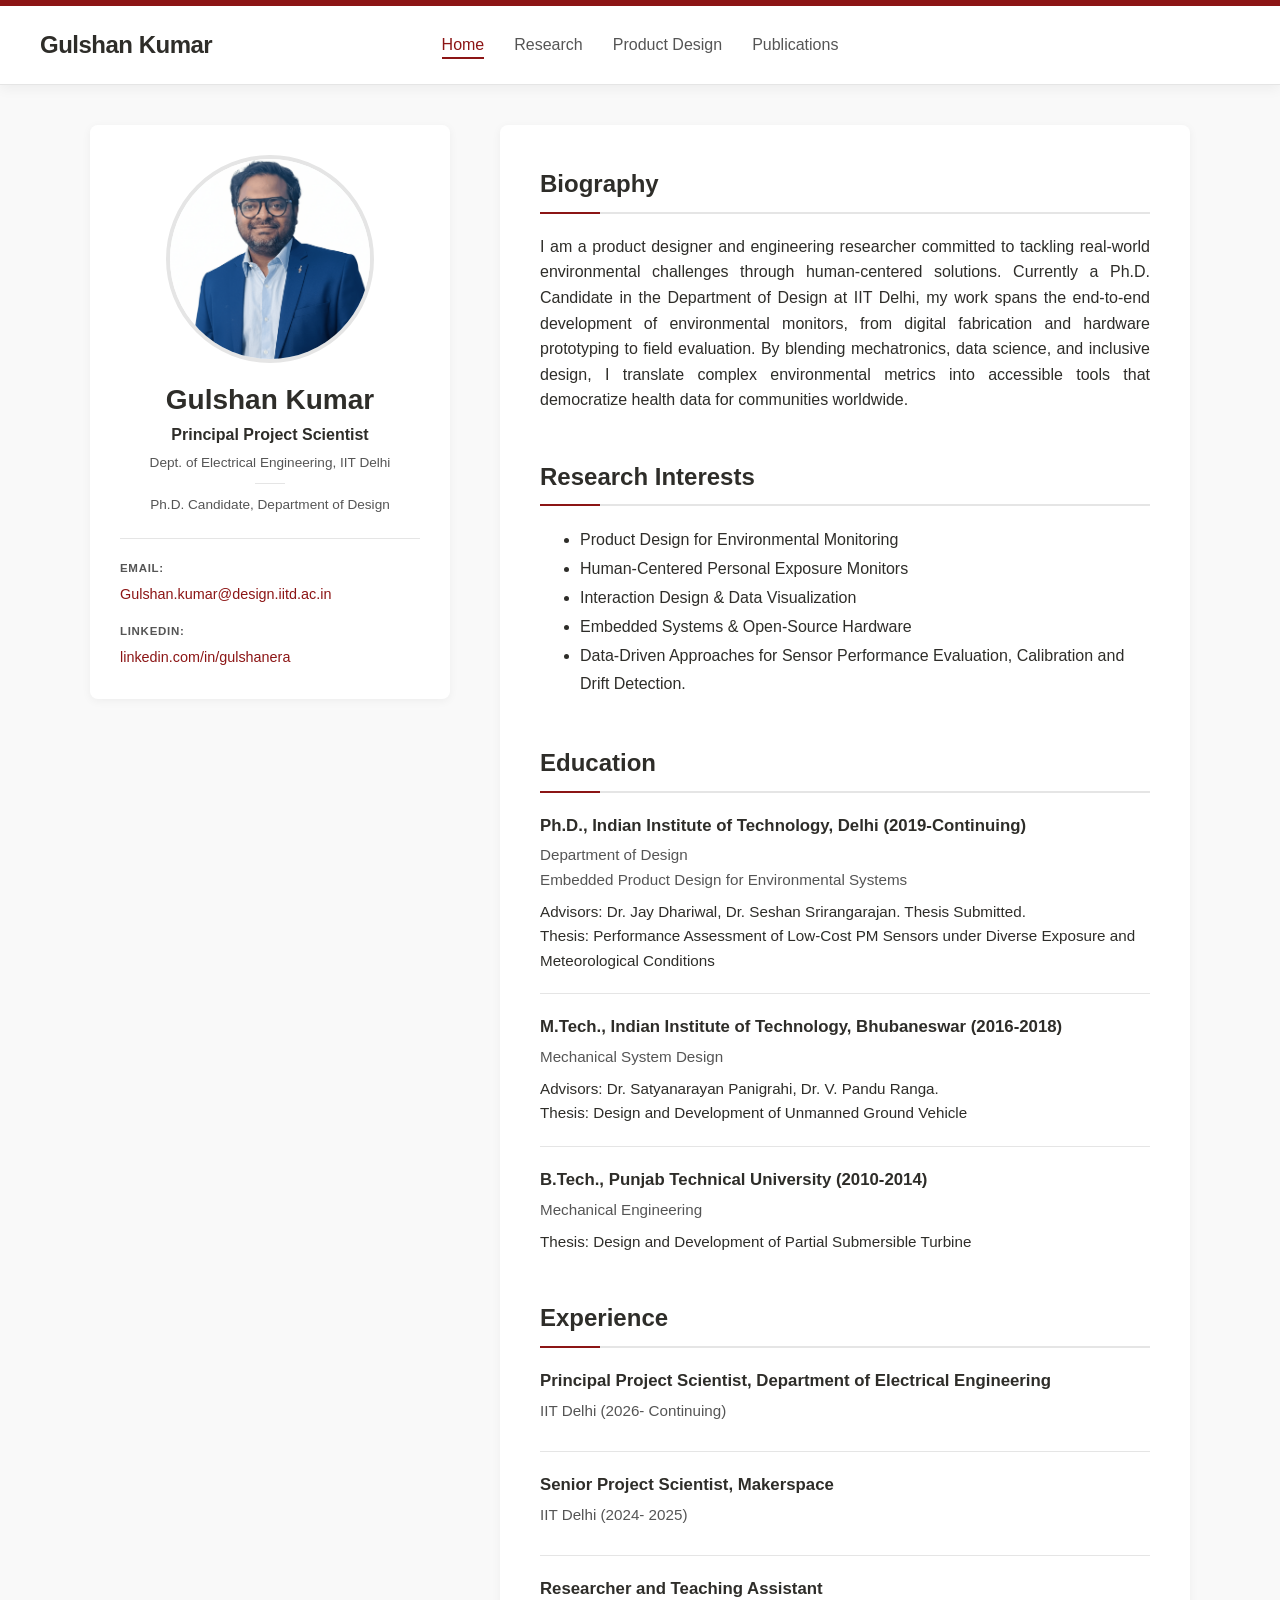
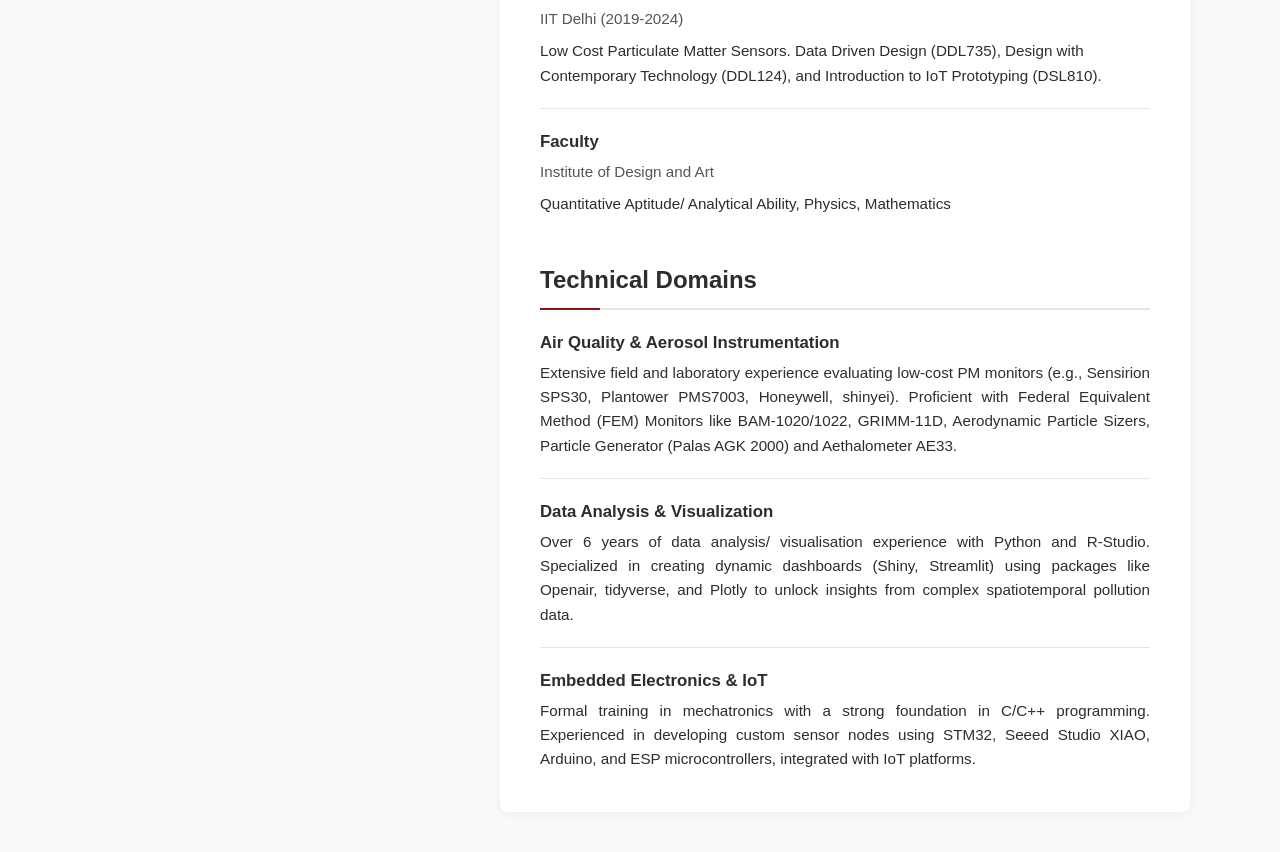
<file: index.html>
<!DOCTYPE html>
<html lang="en">
<head>
    <meta charset="UTF-8">
    <meta name="viewport" content="width=device-width, initial-scale=1.0">
    <title>Gulshan Kumar</title>
    <style>
        /* Base Styles */
        :root {
            --primary-color: #8C1515;
            --text-main: #2e2d29;
            --text-muted: #555555;
            --bg-color: #f9f9f9;
            --border-color: #e5e5e5;
        }

        body {
            font-family: -apple-system, BlinkMacSystemFont, "Segoe UI", Roboto, "Helvetica Neue", Arial, sans-serif;
            line-height: 1.6;
            color: var(--text-main);
            background-color: var(--bg-color);
            margin: 0;
            padding: 0;
        }

        h1, h2, h3 { font-weight: 600; margin-top: 0; }
        a { color: var(--primary-color); text-decoration: none; }
        a:hover { text-decoration: underline; }

        /* Top Navigation Header - Centered Layout */
        .site-header {
            background-color: #ffffff;
            border-top: 6px solid var(--primary-color);
            border-bottom: 1px solid var(--border-color);
            padding: 20px 40px;
            
            /* Grid layout allows perfect centering of the nav */
            display: grid;
            grid-template-columns: 1fr auto 1fr;
            align-items: center;
            
            box-shadow: 0 4px 12px rgba(0,0,0,0.05);
            position: sticky;
            top: 0;
            z-index: 1000; 
        }

        .site-title {
            grid-column: 1;
            justify-self: start;
            font-size: 1.5rem;
            font-weight: 700;
            color: var(--text-main);
            text-decoration: none;
            letter-spacing: -0.5px;
        }

        .site-title:hover { text-decoration: none; color: var(--primary-color); }

        .site-nav {
            grid-column: 2;
            justify-self: center;
            display: flex;
            gap: 30px;
            list-style: none;
            margin: 0;
            padding: 0;
        }

        .site-nav a {
            color: var(--text-muted);
            font-weight: 500;
            text-decoration: none;
            font-size: 1rem;
            transition: color 0.2s ease;
            padding-bottom: 4px;
        }

        .site-nav a:hover, .site-nav a.active {
            color: var(--primary-color);
            text-decoration: none;
            border-bottom: 2px solid var(--primary-color);
        }

        /* Layout Container */
        .container {
            max-width: 1100px;
            margin: 40px auto;
            padding: 0 20px;
            display: flex;
            gap: 50px;
            align-items: flex-start;
        }

        /* Left Sidebar (Profile Info) */
        .profile-sidebar {
            flex: 0 0 300px;
            background: #fff;
            padding: 30px;
            border-radius: 8px;
            box-shadow: 0 2px 10px rgba(0,0,0,0.05);
            position: sticky;
            top: 120px; 
        }

        .profile-image {
            width: 200px;
            height: 200px;
            border-radius: 50%;
            object-fit: cover;
            margin: 0 auto 20px;
            display: block;
            border: 4px solid var(--border-color);
        }

        .profile-name {
            font-size: 1.75rem;
            text-align: center;
            margin-bottom: 5px;
            color: var(--text-main);
            line-height: 1.2;
        }

        .profile-title {
            text-align: center;
            margin-bottom: 22px;
        }

        .profile-title .role-primary {
            font-size: 1rem;
            font-weight: 600;
            color: var(--text-main);
            display: block;
        }

        .profile-title .role-secondary {
            font-size: 0.85rem;
            font-weight: 400;
            color: var(--text-muted);
            display: block;
            margin-top: 4px;
        }

        .profile-title .role-divider {
            width: 30px;
            height: 1px;
            background-color: var(--border-color);
            margin: 10px auto;
        }

        .contact-info {
            border-top: 1px solid var(--border-color);
            padding-top: 20px;
            margin-top: 20px;
            word-break: break-word;
        }

        .contact-item {
            margin-bottom: 16px;
        }

        .contact-item:last-child { margin-bottom: 0; }

        .contact-label {
            display: block;
            font-size: 0.72rem;
            font-weight: 600;
            letter-spacing: 0.06em;
            text-transform: uppercase;
            color: var(--text-muted);
            margin-bottom: 3px;
        }

        .contact-item a {
            font-size: 0.9rem;
            font-weight: 500;
        }

        /* Right Content Area */
        .profile-content {
            flex: 1;
            background: #fff;
            padding: 40px;
            border-radius: 8px;
            box-shadow: 0 2px 10px rgba(0,0,0,0.05);
        }

        .section { margin-bottom: 45px; }
        .section:last-child { margin-bottom: 0; }

        .section-title {
            font-size: 1.5rem;
            color: var(--text-main);
            border-bottom: 2px solid var(--border-color);
            padding-bottom: 8px;
            margin-bottom: 20px;
            position: relative;
        }
        
        .section-title::after {
            content: '';
            position: absolute;
            bottom: -2px;
            left: 0;
            width: 60px;
            height: 2px;
            background-color: var(--primary-color);
        }

        .item-list { list-style: none; padding: 0; margin: 0; }
        
        .item-entry {
            margin-bottom: 20px;
            padding-bottom: 20px;
            border-bottom: 1px solid var(--border-color);
        }
        
        .item-entry:last-child { border-bottom: none; margin-bottom: 0; padding-bottom: 0; }
        .item-title { font-weight: 600; font-size: 1.05rem; margin-bottom: 4px; color: var(--text-main); }
        .item-meta { color: var(--text-muted); font-size: 0.95rem; margin-bottom: 8px; }
        .item-desc { font-size: 0.95rem; margin: 0; }

        /* Responsive Design */
        @media (max-width: 850px) {
            .site-header {
                display: flex;
                flex-direction: column;
                gap: 15px;
                padding: 20px;
            }
            .site-nav { flex-wrap: wrap; justify-content: center; gap: 15px; }
            .container { flex-direction: column; align-items: center; margin-top: 20px; }
            .profile-sidebar { flex: none; width: 100%; max-width: 500px; position: static; box-sizing: border-box; }
            .profile-content { width: 100%; box-sizing: border-box; padding: 25px; }
        }
    </style>
</head>
<body>

    <header class="site-header">
        <a href="index.html" class="site-title">Gulshan Kumar</a>
        
        <ul class="site-nav">
            <li><a href="index.html" class="active">Home</a></li>
            <li><a href="research.html">Research</a></li>
            <li><a href="design.html">Product Design</a></li>
            <li><a href="publications.html">Publications</a></li>
        </ul>
    </header>

    <div class="container">
        <aside class="profile-sidebar">
            <img src="assets/image/gulshan_DP.png" alt="Gulshan Kumar" class="profile-image">
            
            <h1 class="profile-name">Gulshan Kumar</h1>
            <div class="profile-title">
                <span class="role-primary">Principal Project Scientist</span>
                <span class="role-secondary">Dept. of Electrical Engineering, IIT Delhi</span>
                <div class="role-divider"></div>
                <span class="role-secondary">Ph.D. Candidate, Department of Design</span>
            </div>
            
            <div class="contact-info">
                <div class="contact-item">
                    <span class="contact-label">Email:</span>
                    <span><a href="mailto:Gulshan.kumar@design.iitd.ac.in">Gulshan.kumar@design.iitd.ac.in</a></span>
                </div>
                <div class="contact-item">
                    <span class="contact-label">LinkedIn:</span>
                    <span><a href="https://www.linkedin.com/in/gulshanera" target="_blank" rel="noopener noreferrer">linkedin.com/in/gulshanera</a></span>
                </div>
            </div>
        </aside>

        <main class="profile-content">
            
            <section class="section">
                <h2 class="section-title">Biography</h2>
                <p style="text-align: justify;">I am a product designer and engineering researcher committed to tackling real-world environmental challenges through human-centered solutions. Currently a Ph.D. Candidate in the Department of Design at IIT Delhi, my work spans the end-to-end development of environmental monitors, from digital fabrication and hardware prototyping to field evaluation. By blending mechatronics, data science, and inclusive design, I translate complex environmental metrics into accessible tools that democratize health data for communities worldwide.</p>
                <!-- <p style="text-align: justify;">Currently a Ph.D. Candidate in the Department of Design at IIT Delhi, my primary focus revolves around designing and creating affordable solutions for air pollution monitors tailored to diverse weather conditions.</p> -->
            </section>

            <section class="section">
                <h2 class="section-title">Research Interests</h2>
                <ul style="line-height: 1.8;">
                    <li>Product Design for Environmental Monitoring </li>
                    <li>Human-Centered Personal Exposure Monitors</li>
                    <li>Interaction Design & Data Visualization </li>
                    <li>Embedded Systems & Open-Source Hardware </li>
                    <li>Data-Driven Approaches for Sensor Performance Evaluation, Calibration and Drift Detection.</li>
                </ul>
            </section>

            <section class="section">
                <h2 class="section-title">Education</h2>
                <ul class="item-list">
                    <li class="item-entry">
                        <div class="item-title">Ph.D., Indian Institute of Technology, Delhi (2019-Continuing)</div>
                        <div class="item-meta">Department of Design <br>Embedded Product Design for Environmental Systems</div>
                        <p class="item-desc">Advisors: Dr. Jay Dhariwal, Dr. Seshan Srirangarajan. Thesis Submitted.</p>
                        <p class="item-desc">Thesis: Performance Assessment of Low-Cost PM Sensors under Diverse Exposure and Meteorological Conditions</p>
                    </li>
                    <li class="item-entry">
                        <div class="item-title">M.Tech., Indian Institute of Technology, Bhubaneswar (2016-2018)</div>
                        <div class="item-meta"> Mechanical System Design</div>
                        <p class="item-desc">Advisors: Dr. Satyanarayan Panigrahi, Dr. V. Pandu Ranga.</p>
                        <p class="item-desc">Thesis: Design and Development of Unmanned Ground Vehicle</p>
                    </li>
                    <li class="item-entry">
                        <div class="item-title">B.Tech., Punjab Technical University (2010-2014)</div>
                        <div class="item-meta">Mechanical Engineering </div>
                        <p class="item-desc">Thesis: Design and Development of Partial Submersible Turbine</p>
                    </li>
                </ul>
            </section>

            <section class="section">
                <h2 class="section-title">Experience</h2>
                <ul class="item-list">
                    <li class="item-entry">
                        <div class="item-title">Principal Project Scientist, Department of Electrical Engineering </div>
                        <div class="item-meta">IIT Delhi (2026- Continuing)</div>
                    </li>
                    <li class="item-entry">
                        <div class="item-title">Senior Project Scientist, Makerspace </div>
                        <div class="item-meta">IIT Delhi (2024- 2025)</div>
                    </li>
                    <li class="item-entry">
                        <div class="item-title">Researcher and Teaching Assistant</div>
                        <div class="item-meta">IIT Delhi (2019-2024)</div>
                        <p class="item-desc">Low Cost Particulate Matter Sensors. Data Driven Design (DDL735), Design with Contemporary Technology (DDL124), and Introduction to IoT Prototyping (DSL810).</p>
                    </li>
                    <li class="item-entry">
                        <div class="item-title">Faculty</div>
                        <div class="item-meta">Institute of Design and Art</div>
                        <p class="item-desc">Quantitative Aptitude/ Analytical Ability, Physics, Mathematics</p>
                    </li>
                </ul>
            </section>

            <section class="section">
                <h2 class="section-title">Technical Domains</h2>
                <ul class="item-list">
                    <li class="item-entry">
                        <div class="item-title">Air Quality & Aerosol Instrumentation</div>
                        <p style="text-align: justify;" class="item-desc">Extensive field and laboratory experience evaluating low-cost PM monitors (e.g., Sensirion SPS30, Plantower PMS7003, Honeywell, shinyei). Proficient with Federal Equivalent Method (FEM) Monitors like BAM-1020/1022, GRIMM-11D, Aerodynamic Particle Sizers, Particle Generator (Palas AGK 2000) and Aethalometer AE33.</p>
                    </li>
                    <li class="item-entry">
                        <div class="item-title">Data Analysis & Visualization</div>
                        <p style="text-align: justify;" class="item-desc">Over 6 years of data analysis/ visualisation experience with Python and R-Studio. Specialized in creating dynamic dashboards (Shiny, Streamlit) using packages like Openair, tidyverse, and Plotly to unlock insights from complex spatiotemporal pollution data.</p>
                    </li>
                    <li class="item-entry">
                        <div class="item-title">Embedded Electronics & IoT</div>
                        <p style="text-align: justify;" class="item-desc">Formal training in mechatronics with a strong foundation in C/C++ programming. Experienced in developing custom sensor nodes using STM32, Seeed Studio XIAO, Arduino, and ESP microcontrollers, integrated with IoT platforms.</p>
                    </li>
                </ul>
            </section>

        </main>
    </div>
</body>
</html>
</file>
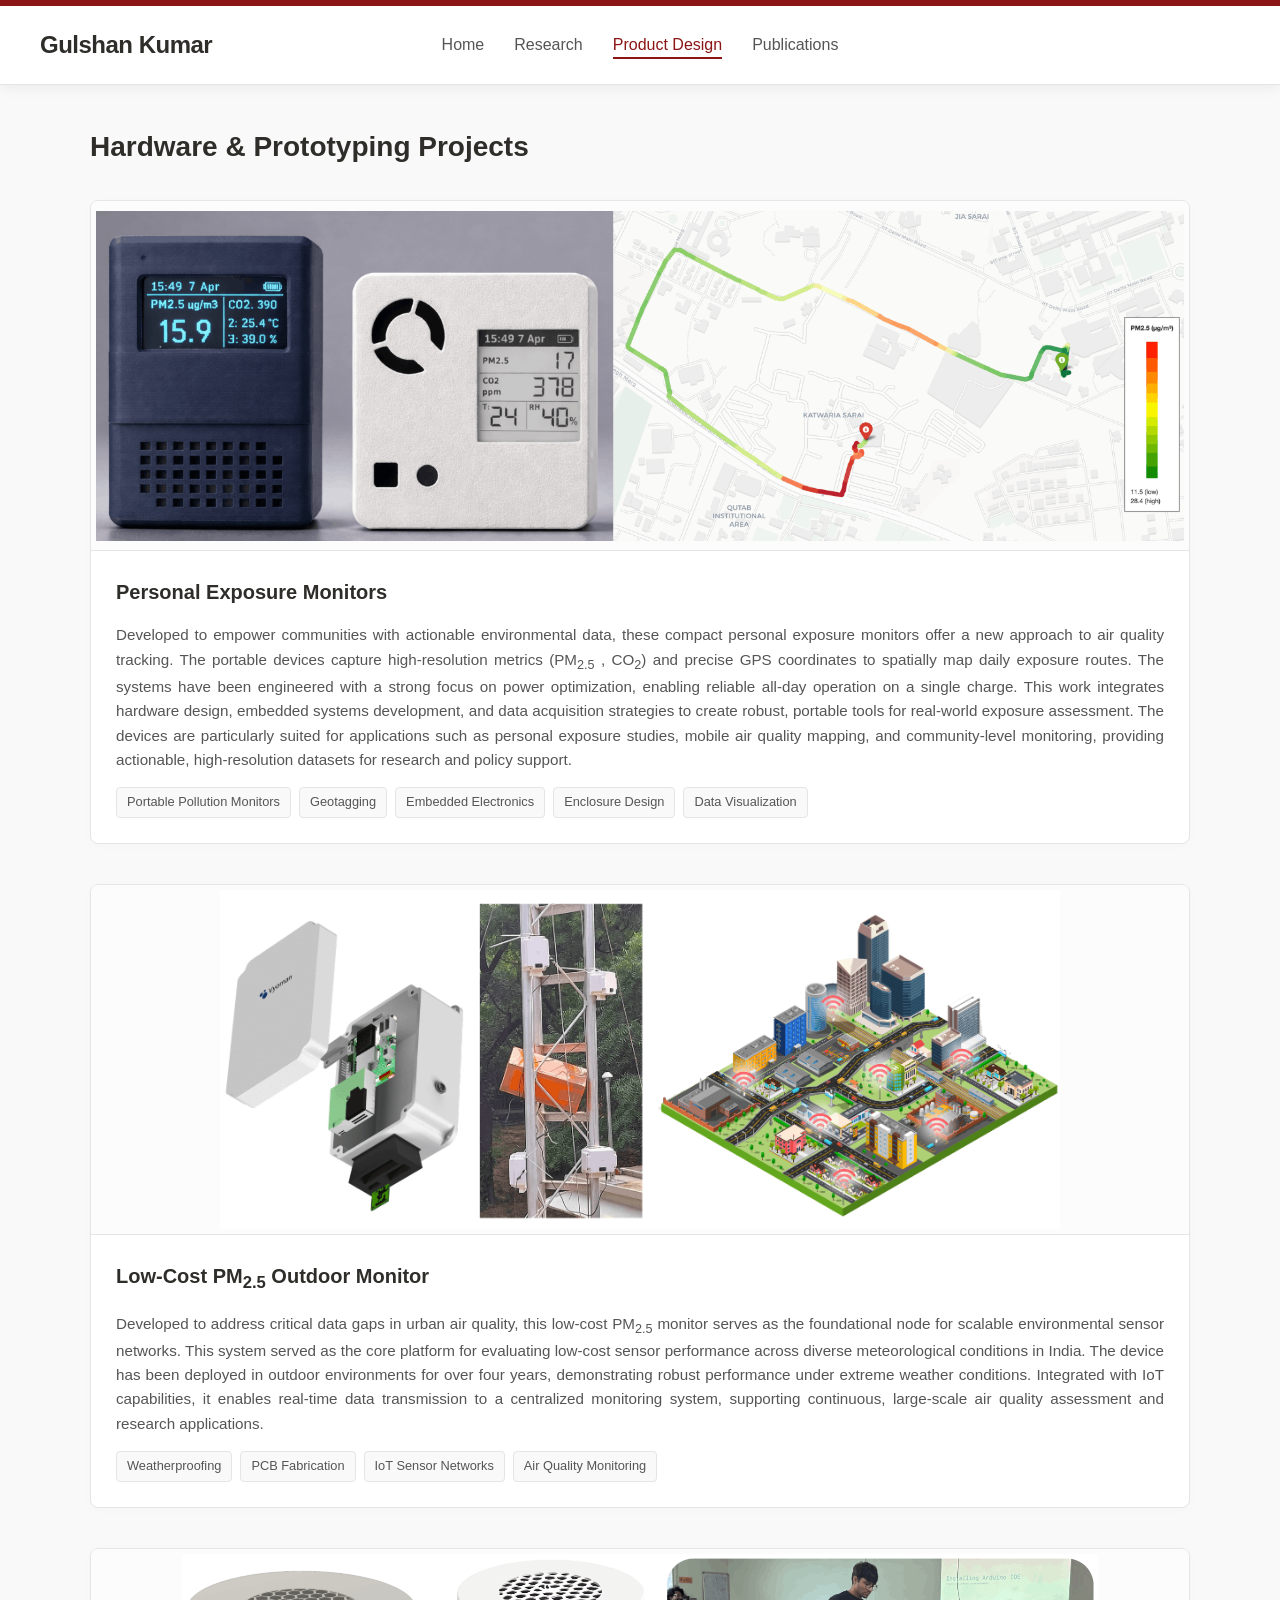
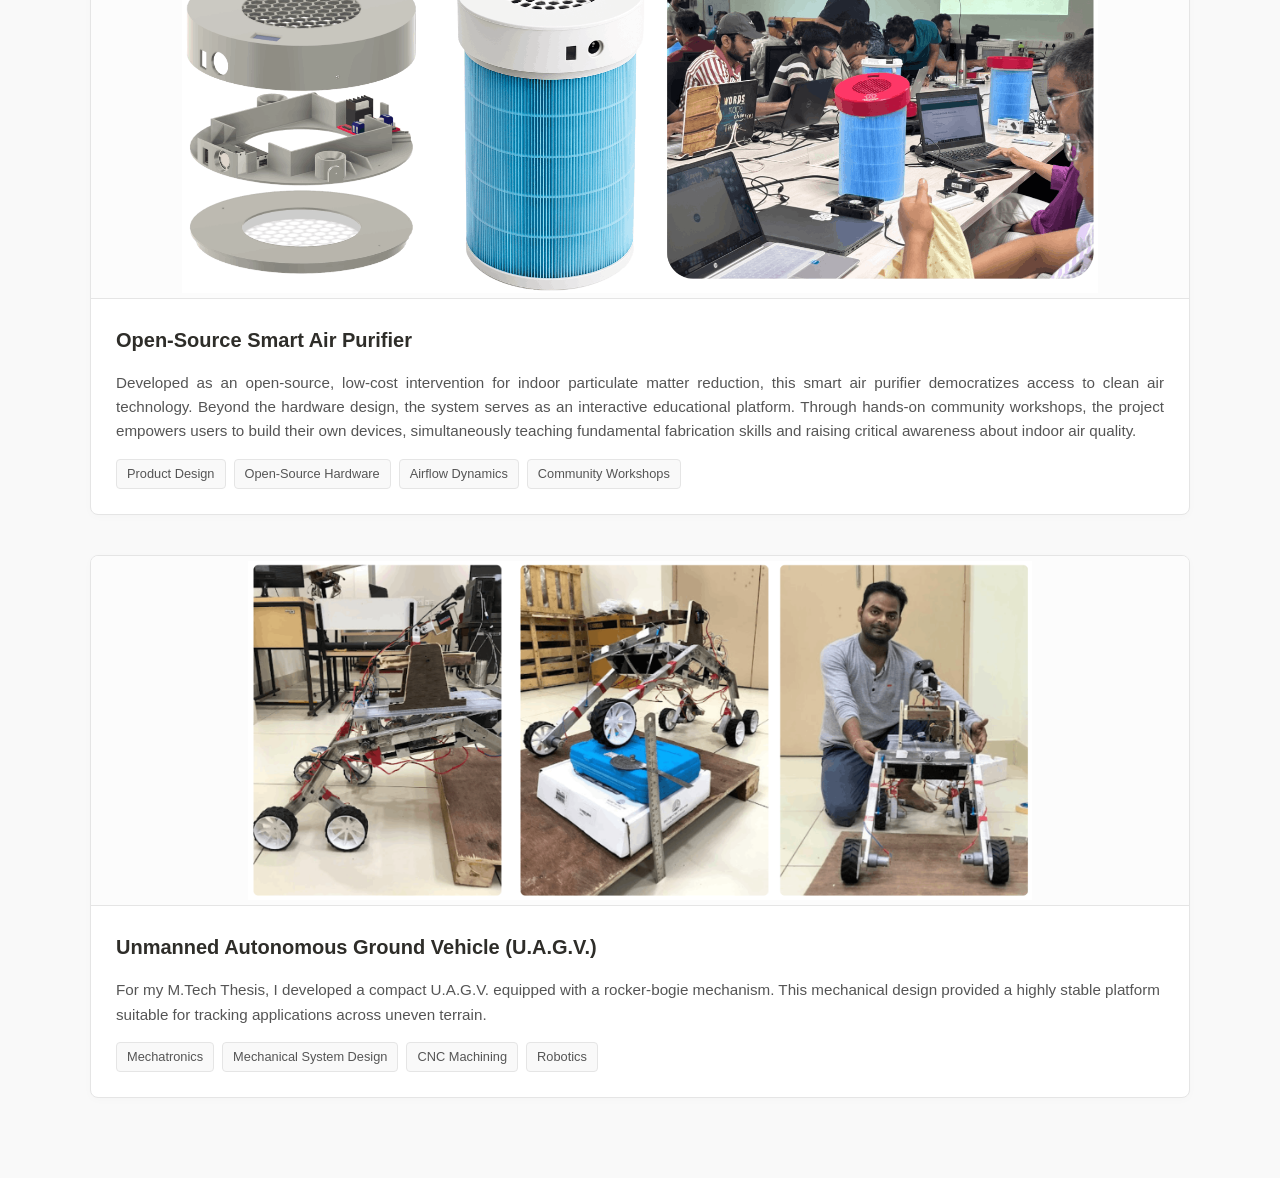
<file: design.html>
<!DOCTYPE html>
<html lang="en">
<head>
    <meta charset="UTF-8">
    <meta name="viewport" content="width=device-width, initial-scale=1.0">
    <title>Gulshan Kumar | Product Design</title>
    <style>
        /* Base Styles */
        :root {
            --primary-color: #8C1515;
            --text-main: #2e2d29;
            --text-muted: #555555;
            --bg-color: #f9f9f9;
            --border-color: #e5e5e5;
        }

        body {
            font-family: -apple-system, BlinkMacSystemFont, "Segoe UI", Roboto, "Helvetica Neue", Arial, sans-serif;
            line-height: 1.6;
            color: var(--text-main);
            background-color: var(--bg-color);
            margin: 0;
            padding: 0;
        }

        h1, h2, h3 { font-weight: 600; margin-top: 0; }
        a { color: var(--primary-color); text-decoration: none; }
        a:hover { text-decoration: underline; }

        /* Top Navigation Header */
        .site-header {
            background-color: #ffffff;
            border-top: 6px solid var(--primary-color);
            border-bottom: 1px solid var(--border-color);
            padding: 20px 40px;
            display: grid;
            grid-template-columns: 1fr auto 1fr;
            align-items: center;
            box-shadow: 0 4px 12px rgba(0,0,0,0.05);
            position: sticky;
            top: 0;
            z-index: 1000; 
        }

        .site-title {
            grid-column: 1;
            justify-self: start;
            font-size: 1.5rem;
            font-weight: 700;
            color: var(--text-main);
            text-decoration: none;
            letter-spacing: -0.5px;
        }

        .site-title:hover { text-decoration: none; color: var(--primary-color); }

        .site-nav {
            grid-column: 2;
            justify-self: center;
            display: flex;
            gap: 30px;
            list-style: none;
            margin: 0;
            padding: 0;
        }

        .site-nav a {
            color: var(--text-muted);
            font-weight: 500;
            text-decoration: none;
            font-size: 1rem;
            transition: color 0.2s ease;
            padding-bottom: 4px;
        }

        .site-nav a:hover, .site-nav a.active {
            color: var(--primary-color);
            text-decoration: none;
            border-bottom: 2px solid var(--primary-color);
        }

        /* Layout Container */
        .container {
            max-width: 1100px;
            margin: 40px auto;
            padding: 0 20px;
            display: flex;
            gap: 50px;
            align-items: flex-start;
        }

        /* Left Sidebar */
        .profile-sidebar {
            flex: 0 0 300px;
            background: #fff;
            padding: 30px;
            border-radius: 8px;
            box-shadow: 0 2px 10px rgba(0,0,0,0.05);
            position: sticky;
            top: 120px; 
        }

        .profile-image {
            width: 200px;
            height: 200px;
            border-radius: 50%;
            object-fit: cover;
            margin: 0 auto 20px;
            display: block;
            border: 4px solid var(--border-color);
        }

        .profile-name {
            font-size: 1.75rem;
            text-align: center;
            margin-bottom: 5px;
            color: var(--text-main);
            line-height: 1.2;
        }

        .profile-title {
            font-size: 0.95rem;
            text-align: center;
            color: var(--text-muted);
            margin-bottom: 20px;
            font-weight: 500;
        }

        .contact-info {
            border-top: 1px solid var(--border-color);
            padding-top: 20px;
            margin-top: 20px;
            font-size: 0.9rem;
            word-break: break-word;
        }

        .contact-item {
            margin-bottom: 12px;
            display: flex;
            align-items: flex-start;
            gap: 10px;
        }

        .contact-label { font-weight: 600; min-width: 65px; color: var(--text-main); }

        /* Right Content Area */
        .profile-content {
            flex: 1;
        }

        .section-title {
            font-size: 1.75rem;
            color: var(--text-main);
            margin-bottom: 30px;
        }

        /* Custom Design Portfolio Cards */
        .design-card {
            background: #fff;
            border: 1px solid var(--border-color);
            border-radius: 8px;
            overflow: hidden;
            margin-bottom: 40px;
            box-shadow: 0 2px 10px rgba(0,0,0,0.02);
            transition: transform 0.2s ease, box-shadow 0.2s ease;
        }

        .design-card:hover {
            transform: translateY(-2px);
            box-shadow: 0 6px 15px rgba(0,0,0,0.06);
        }

        .design-image {
            width: 100%;
            height: 350px;
            object-fit: cover;
            border-bottom: 1px solid var(--border-color);
            display: block;
        }

        .design-content {
            padding: 25px;
        }

        .design-title {
            font-size: 1.25rem;
            font-weight: 600;
            color: var(--text-main);
            margin-bottom: 10px;
        }

        .design-desc {
            font-size: 0.95rem;
            color: var(--text-muted);
            margin-bottom: 15px;
        }

        .design-tech-stack {
            display: flex;
            flex-wrap: wrap;
            gap: 8px;
        }

        .tech-tag {
            background-color: var(--bg-color);
            border: 1px solid var(--border-color);
            padding: 4px 10px;
            border-radius: 4px;
            font-size: 0.8rem;
            font-weight: 500;
            color: var(--text-muted);
        }

        /* Responsive Design */
        @media (max-width: 850px) {
            .site-header { display: flex; flex-direction: column; gap: 15px; padding: 20px; }
            .site-nav { flex-wrap: wrap; justify-content: center; gap: 15px; }
            .container { flex-direction: column; align-items: center; margin-top: 20px; }
            .profile-sidebar { flex: none; width: 100%; max-width: 500px; position: static; box-sizing: border-box; }
            .profile-content { width: 100%; box-sizing: border-box; }
            .design-image { height: 250px; }
        }
        .design-image {
            width: 100%;
            height: 350px; 
            object-fit: contain; /* <-- This is the magic fix! */
            background-color: #fcfcfc; /* Optional: adds a very subtle gray background behind the render */
            border-bottom: 1px solid var(--border-color);
            display: block;
            padding: 5px; /* Optional: gives the render some breathing room from the edges */
            box-sizing: border-box; /* Ensures padding doesn't break the width */
        }
    </style>
</head>
<body>

    <header class="site-header">
        <a href="index.html" class="site-title">Gulshan Kumar</a>
        <ul class="site-nav">
            <li><a href="index.html">Home</a></li>
            <li><a href="research.html">Research</a></li>
            <li><a href="design.html" class="active">Product Design</a></li>
            <li><a href="publications.html">Publications</a></li>
        </ul>
    </header>

    <div class="container">
        <!-- <aside class="profile-sidebar">
            <img src="https://via.placeholder.com/200" alt="Gulshan Kumar" class="profile-image">
            <h1 class="profile-name">Gulshan Kumar</h1>
            <div class="profile-title">Ph.D. Candidate (Thesis Submitted)<br>Department of Design, IIT Delhi</div>
            <div class="contact-info">
                <div class="contact-item">
                    <span class="contact-label">Email 1:</span>
                    <span><a href="mailto:Gulshan.kumar@design.iitd.ac.in">Gulshan.kumar@design.iitd.ac.in</a></span>
                </div>
                <div class="contact-item">
                    <span class="contact-label">Email 2:</span>
                    <span><a href="mailto:gulshanera@gmail.com">gulshanera@gmail.com</a></span>
                </div>
                <div class="contact-item">
                    <span class="contact-label">Website:</span>
                    <span><a href="https://gulshanera.in">gulshanera.in</a></span>
                </div>
            </div>
        </aside> -->

        <main class="profile-content">
            <h2 class="section-title">Hardware & Prototyping Projects</h2>

            <article class="design-card">
                <img src="assets/image/pem_track.png" alt="Personal Exposure Monitors" class="design-image">
                <div class="design-content">
                    <h3 class="design-title">Personal Exposure Monitors</h3>
                    <p style="text-align: justify;" class="design-desc">Developed to empower communities with actionable environmental data, these compact personal exposure monitors offer a new approach to air quality tracking. The portable devices capture high-resolution metrics (PM<sub>2.5</sub> , CO<sub>2</sub>) and precise GPS coordinates to spatially map daily exposure routes. The systems have been engineered with a strong focus on power optimization, enabling reliable all-day operation on a single charge. This work integrates hardware design, embedded systems development, and data acquisition strategies to create robust, portable tools for real-world exposure assessment. The devices are particularly suited for applications such as personal exposure studies, mobile air quality mapping, and community-level monitoring, providing actionable, high-resolution datasets for research and policy support.</p>
                    <div class="design-tech-stack">
                        <!-- <span class="tech-tag">Seeed Xiao</span> -->
                        <!-- <span class="tech-tag">e-Ink Display</span> -->
                        <!-- <span class="tech-tag">C++</span> -->
                        <!-- <span class="tech-tag">Sensirion SPS30</span>
                        <span class="tech-tag">Sensirion SEN64</span> -->
                        <span class="tech-tag">Portable Pollution Monitors</span>
                        <span class="tech-tag">Geotagging</span>
                        <span class="tech-tag">Embedded Electronics</span>
                        <span class="tech-tag">Enclosure Design</span>
                        <span class="tech-tag">Data Visualization</span>
                    </div>
                </div>
            </article>

            <article class="design-card">
                <img src="assets/image/outdoor monitor.png" alt="Outdoor PM2.5 Monitor" class="design-image">
                <div class="design-content">
                    <h3 class="design-title"> Low-Cost PM<sub>2.5</sub> Outdoor Monitor</h3>
                    <p style="text-align: justify;" class="design-desc">Developed to address critical data gaps in urban air quality, this low-cost PM<sub>2.5</sub> monitor serves as the foundational node for scalable environmental sensor networks. This system served as the core platform for evaluating low-cost sensor performance across diverse meteorological conditions in India. The device has been deployed in outdoor environments for over four years, demonstrating robust performance under extreme weather conditions. Integrated with IoT capabilities, it enables real-time data transmission to a centralized monitoring system, supporting continuous, large-scale air quality assessment and research applications.</p>
                    <div class="design-tech-stack">
                        <span class="tech-tag">Weatherproofing</span>
                        <span class="tech-tag">PCB Fabrication</span>
                        <span class="tech-tag">IoT Sensor Networks</span>
                        <span class="tech-tag">Air Quality Monitoring</span>
                    </div>
                </div>
            </article>

            <article class="design-card">
                <img src="assets/image/air purifier.png" alt="DIY Smart Air Purifier" class="design-image">
                <div class="design-content">
                    <h3 class="design-title">Open-Source Smart Air Purifier</h3>
                    <p style="text-align: justify;" class="design-desc">Developed as an open-source, low-cost intervention for indoor particulate matter reduction, this smart air purifier democratizes access to clean air technology. Beyond the hardware design, the system serves as an interactive educational platform. Through hands-on community workshops, the project empowers users to build their own devices, simultaneously teaching fundamental fabrication skills and raising critical awareness about indoor air quality.</p>
                    <div class="design-tech-stack">
                        <span class="tech-tag">Product Design</span>
                        <span class="tech-tag">Open-Source Hardware</span>
                        <span class="tech-tag">Airflow Dynamics</span>
                        <span class="tech-tag">Community Workshops</span>
                    </div>
                </div>
            </article>

            <article class="design-card">
                <img src="assets/image/uagv.png" alt="UAGV Prototype" class="design-image">
                <div class="design-content">
                    <h3 class="design-title">Unmanned Autonomous Ground Vehicle (U.A.G.V.)</h3>
                    <p class="design-desc">For my M.Tech Thesis, I developed a compact U.A.G.V. equipped with a rocker-bogie mechanism. This mechanical design provided a highly stable platform suitable for tracking applications across uneven terrain.</p>
                    <div class="design-tech-stack">
                        <span class="tech-tag">Mechatronics</span>
                        <span class="tech-tag">Mechanical System Design</span>
                        <span class="tech-tag">CNC Machining</span>
                        <span class="tech-tag">Robotics</span>
                    </div>
                </div>
            </article>

        </main>
    </div>
</body>
</html>
</file>
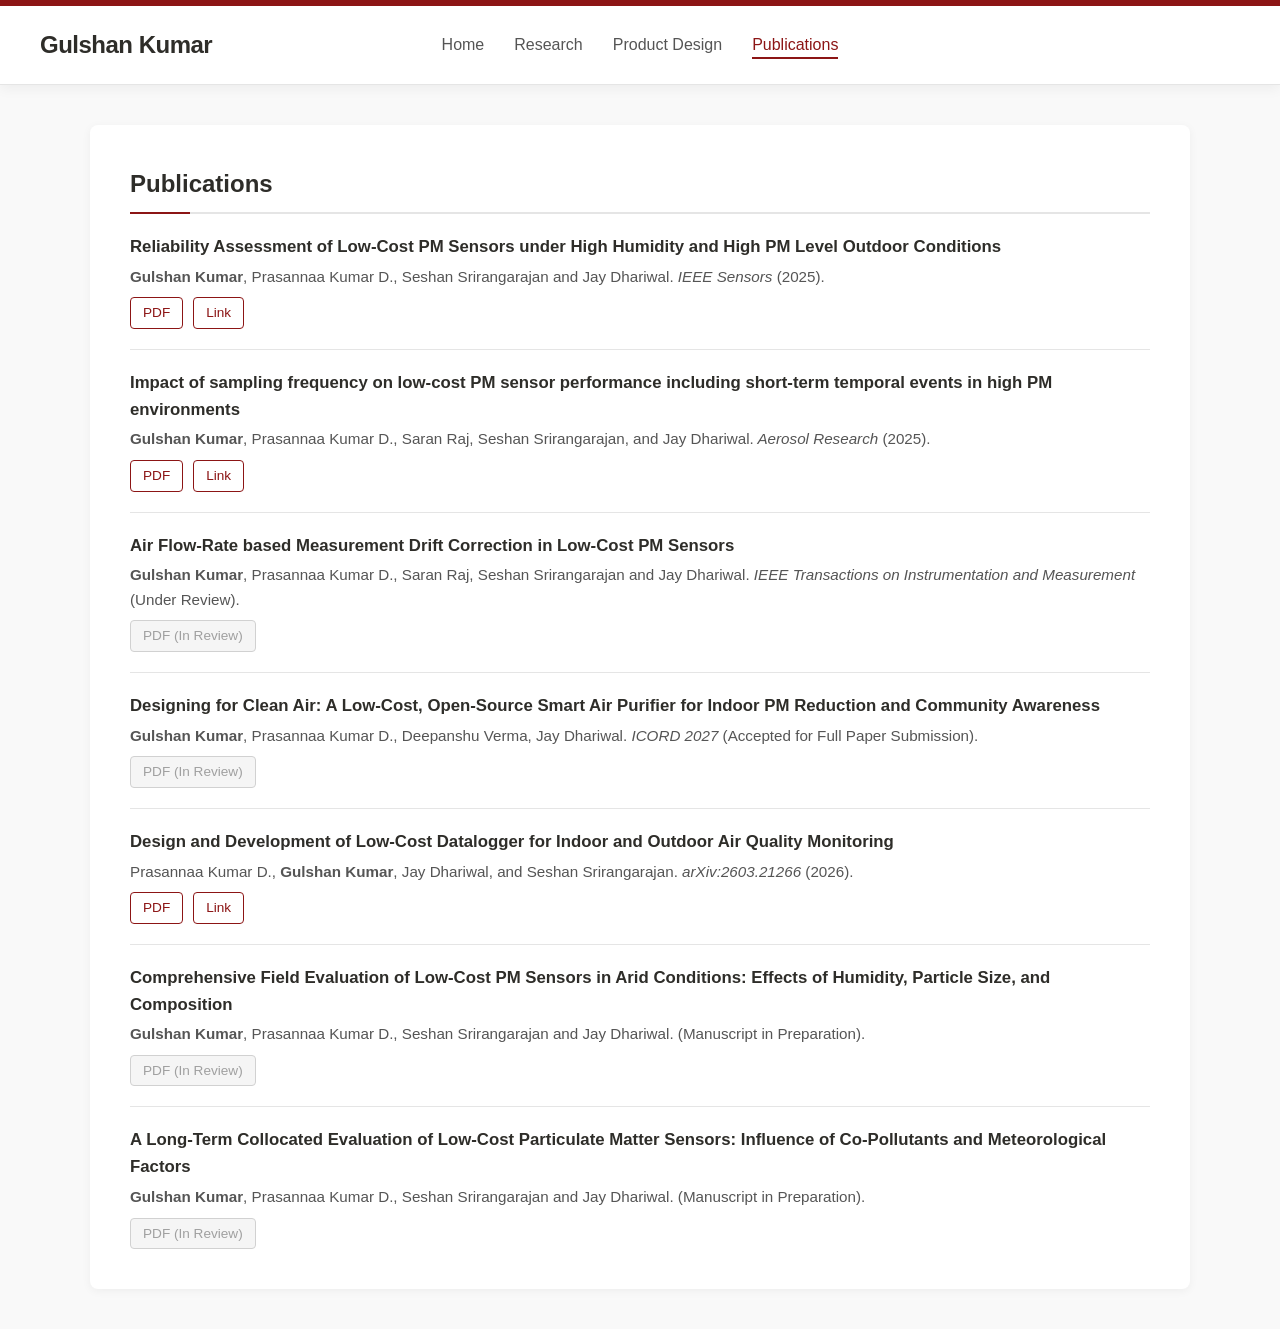
<file: publications.html>
<!DOCTYPE html>
<html lang="en">
<head>
    <meta charset="UTF-8">
    <meta name="viewport" content="width=device-width, initial-scale=1.0">
    <title>Gulshan Kumar | Publications</title>
    <style>
        /* Base Styles */
        :root {
            --primary-color: #8C1515;
            --text-main: #2e2d29;
            --text-muted: #555555;
            --bg-color: #f9f9f9;
            --border-color: #e5e5e5;
        }

        body {
            font-family: -apple-system, BlinkMacSystemFont, "Segoe UI", Roboto, "Helvetica Neue", Arial, sans-serif;
            line-height: 1.6;
            color: var(--text-main);
            background-color: var(--bg-color);
            margin: 0;
            padding: 0;
        }

        h1, h2, h3 { font-weight: 600; margin-top: 0; }
        a { color: var(--primary-color); text-decoration: none; }
        a:hover { text-decoration: underline; }

        /* Top Navigation Header - Centered Layout */
        .site-header {
            background-color: #ffffff;
            border-top: 6px solid var(--primary-color);
            border-bottom: 1px solid var(--border-color);
            padding: 20px 40px;
            display: grid;
            grid-template-columns: 1fr auto 1fr;
            align-items: center;
            box-shadow: 0 4px 12px rgba(0,0,0,0.05);
            position: sticky;
            top: 0;
            z-index: 1000; 
        }

        .site-title {
            grid-column: 1;
            justify-self: start;
            font-size: 1.5rem;
            font-weight: 700;
            color: var(--text-main);
            text-decoration: none;
            letter-spacing: -0.5px;
        }

        .site-title:hover { text-decoration: none; color: var(--primary-color); }

        .site-nav {
            grid-column: 2;
            justify-self: center;
            display: flex;
            gap: 30px;
            list-style: none;
            margin: 0;
            padding: 0;
        }

        .site-nav a {
            color: var(--text-muted);
            font-weight: 500;
            text-decoration: none;
            font-size: 1rem;
            transition: color 0.2s ease;
            padding-bottom: 4px;
        }

        .site-nav a:hover, .site-nav a.active {
            color: var(--primary-color);
            text-decoration: none;
            border-bottom: 2px solid var(--primary-color);
        }

        /* Layout Container */
        .container {
            max-width: 1100px;
            margin: 40px auto;
            padding: 0 20px;
            display: flex;
            gap: 50px;
            align-items: flex-start;
        }

        /* Left Sidebar (Profile Info) */
        .profile-sidebar {
            flex: 0 0 300px;
            background: #fff;
            padding: 30px;
            border-radius: 8px;
            box-shadow: 0 2px 10px rgba(0,0,0,0.05);
            position: sticky;
            top: 120px; 
        }

        .profile-image {
            width: 200px;
            height: 200px;
            border-radius: 50%;
            object-fit: cover;
            margin: 0 auto 20px;
            display: block;
            border: 4px solid var(--border-color);
        }

        .profile-name {
            font-size: 1.75rem;
            text-align: center;
            margin-bottom: 5px;
            color: var(--text-main);
            line-height: 1.2;
        }

        .profile-title {
            font-size: 0.95rem;
            text-align: center;
            color: var(--text-muted);
            margin-bottom: 20px;
            font-weight: 500;
        }

        .contact-info {
            border-top: 1px solid var(--border-color);
            padding-top: 20px;
            margin-top: 20px;
            font-size: 0.9rem;
            word-break: break-word;
        }

        .contact-item {
            margin-bottom: 12px;
            display: flex;
            align-items: flex-start;
            gap: 10px;
        }

        .contact-label { font-weight: 600; min-width: 65px; color: var(--text-main); }

        /* Right Content Area */
        .profile-content {
            flex: 1;
            background: #fff;
            padding: 40px;
            border-radius: 8px;
            box-shadow: 0 2px 10px rgba(0,0,0,0.05);
        }

        .section { margin-bottom: 45px; }
        .section:last-child { margin-bottom: 0; }

        .section-title {
            font-size: 1.5rem;
            color: var(--text-main);
            border-bottom: 2px solid var(--border-color);
            padding-bottom: 8px;
            margin-bottom: 20px;
            position: relative;
        }
        
        .section-title::after {
            content: '';
            position: absolute;
            bottom: -2px;
            left: 0;
            width: 60px;
            height: 2px;
            background-color: var(--primary-color);
        }

        .item-list { list-style: none; padding: 0; margin: 0; }
        
        .item-entry {
            margin-bottom: 20px;
            padding-bottom: 20px;
            border-bottom: 1px solid var(--border-color);
        }
        
        .item-entry:last-child { border-bottom: none; margin-bottom: 0; padding-bottom: 0; }
        .item-title { font-weight: 600; font-size: 1.05rem; margin-bottom: 4px; color: var(--text-main); }
        .item-meta { color: var(--text-muted); font-size: 0.95rem; margin-bottom: 8px; }

        /* Responsive Design */
        @media (max-width: 850px) {
            .site-header {
                display: flex;
                flex-direction: column;
                gap: 15px;
                padding: 20px;
            }
            .site-nav { flex-wrap: wrap; justify-content: center; gap: 15px; }
            .container { flex-direction: column; align-items: center; margin-top: 20px; }
            .profile-sidebar { flex: none; width: 100%; max-width: 500px; position: static; box-sizing: border-box; }
            .profile-content { width: 100%; box-sizing: border-box; padding: 25px; }
        }
        /* Publication Action Buttons */
        .item-actions {
            margin-top: 8px;
            display: flex;
            gap: 10px;
        }

        .action-btn {
            display: inline-block;
            padding: 4px 12px;
            font-size: 0.85rem;
            font-weight: 500;
            color: var(--primary-color);
            background-color: transparent;
            border: 1px solid var(--primary-color);
            border-radius: 4px;
            text-decoration: none;
            transition: all 0.2s ease;
        }

        .action-btn:hover {
            background-color: var(--primary-color);
            color: #ffffff;
            text-decoration: none;
        }
        /* Disabled Button State */
        .action-btn.disabled {
            color: #a0a0a0;
            border-color: #d1d1d1;
            background-color: #f5f5f5;
            cursor: not-allowed;
            pointer-events: none; /* This prevents any click actions completely */
            text-decoration: none;
        }
    </style>
</head>
<body>

    <header class="site-header">
        <a href="index.html" class="site-title">Gulshan Kumar</a>
        
        <ul class="site-nav">
            <li><a href="index.html">Home</a></li>
            <li><a href="research.html">Research</a></li>
            <li><a href="design.html">Product Design</a></li>
            <li><a href="publications.html" class="active">Publications</a></li>
        </ul>
    </header>

    <div class="container">
        </aside>

        <main class="profile-content">
            
            <section class="section">
                <h2 class="section-title">Publications</h2>
                <ul class="item-list">
                    <li class="item-entry">
                        <div class="item-title">Reliability Assessment of Low-Cost PM Sensors under High Humidity and High PM Level Outdoor Conditions</div>
                        <div class="item-meta"><strong>Gulshan Kumar</strong>, Prasannaa Kumar D., Seshan Srirangarajan and Jay Dhariwal.<em> IEEE Sensors</em> (2025).</div>
                        <div class="item-actions">
                            <a href="assets/publications/Reliability_Assessment_of_Low-Cost_PM_Sensors_Under_High_Humidity_and_High_PM_Level_Outdoor_Conditions.pdf" download class="action-btn">PDF</a>
                            <a href="https://doi.org/10.1109/JSEN.2025.3592796" target="_blank" rel="noopener noreferrer" class="action-btn">Link</a>
                        </div>
                    </li>
                    <li class="item-entry">
                        <div class="item-title">Impact of sampling frequency on low-cost PM sensor performance including short-term temporal events in high PM environments</div>
                        <div class="item-meta"><strong>Gulshan Kumar</strong>, Prasannaa Kumar D., Saran Raj, Seshan Srirangarajan, and Jay Dhariwal.<em> Aerosol Research</em> (2025).</div>
                        <div class="item-actions">
                            <a href="assets/publications/ar-3-429-2025.pdf" download class="action-btn">PDF</a>
                            <a href="https://doi.org/10.5194/ar-3-429-2025" target="_blank" rel="noopener noreferrer" class="action-btn">Link</a>
                        </div>
                    </li>
                    <li class="item-entry">
                        <div class="item-title">Air Flow-Rate based Measurement Drift Correction in Low-Cost PM Sensors</div>
                        <div class="item-meta"><strong>Gulshan Kumar</strong>, Prasannaa Kumar D., Saran Raj, Seshan Srirangarajan and Jay Dhariwal.<em> IEEE Transactions on Instrumentation and Measurement</em> (Under Review).</div>
                        <div class="item-actions">
                            <a class="action-btn disabled">PDF (In Review)</a>
                        </div>
                    </li>
                    <li class="item-entry">
                        <div class="item-title">Designing for Clean Air: A Low-Cost, Open-Source Smart Air Purifier for Indoor PM Reduction and Community Awareness</div>
                        <div class="item-meta"><strong>Gulshan Kumar</strong>, Prasannaa Kumar D., Deepanshu Verma, Jay Dhariwal. <em>ICORD 2027</em> (Accepted for Full Paper Submission).</div>
                        <div class="item-actions">
                            <a class="action-btn disabled">PDF (In Review)</a>
                        </div>
                    </li>
                    <li class="item-entry">
                        <div class="item-title">Design and Development of Low-Cost Datalogger for Indoor and Outdoor Air Quality Monitoring</div>
                        <div class="item-meta">Prasannaa Kumar D., <strong>Gulshan Kumar</strong>, Jay Dhariwal, and Seshan Srirangarajan. <em>arXiv:2603.21266</em> (2026).</div>
                        <div class="item-actions">
                            <a href="assets/publications/2603.21266v1.pdf" download class="action-btn">PDF</a>
                            <a href="https://arxiv.org/abs/2603.21266" target="_blank" rel="noopener noreferrer" class="action-btn">Link</a>
                        </div>
                    </li>
                    <li class="item-entry">
                        <div class="item-title">Comprehensive Field Evaluation of Low-Cost PM Sensors in Arid Conditions: Effects of Humidity, Particle Size, and Composition</div>
                        <div class="item-meta"><strong>Gulshan Kumar</strong>, Prasannaa Kumar D., Seshan Srirangarajan and Jay Dhariwal. (Manuscript in Preparation).</div>
                        <div class="item-actions">
                            <a class="action-btn disabled">PDF (In Review)</a>
                        </div>
                    </li>
                    <li class="item-entry">
                        <div class="item-title">A Long-Term Collocated Evaluation of Low-Cost Particulate Matter Sensors: Influence of Co-Pollutants and Meteorological Factors</div>
                        <div class="item-meta"><strong>Gulshan Kumar</strong>, Prasannaa Kumar D., Seshan Srirangarajan and Jay Dhariwal. (Manuscript in Preparation).</div>
                        <div class="item-actions">
                            <a class="action-btn disabled">PDF (In Review)</a>
                        </div>
                    </li>
                </ul>
            </section>

        </main>
    </div>
</body>
</html>
</file>
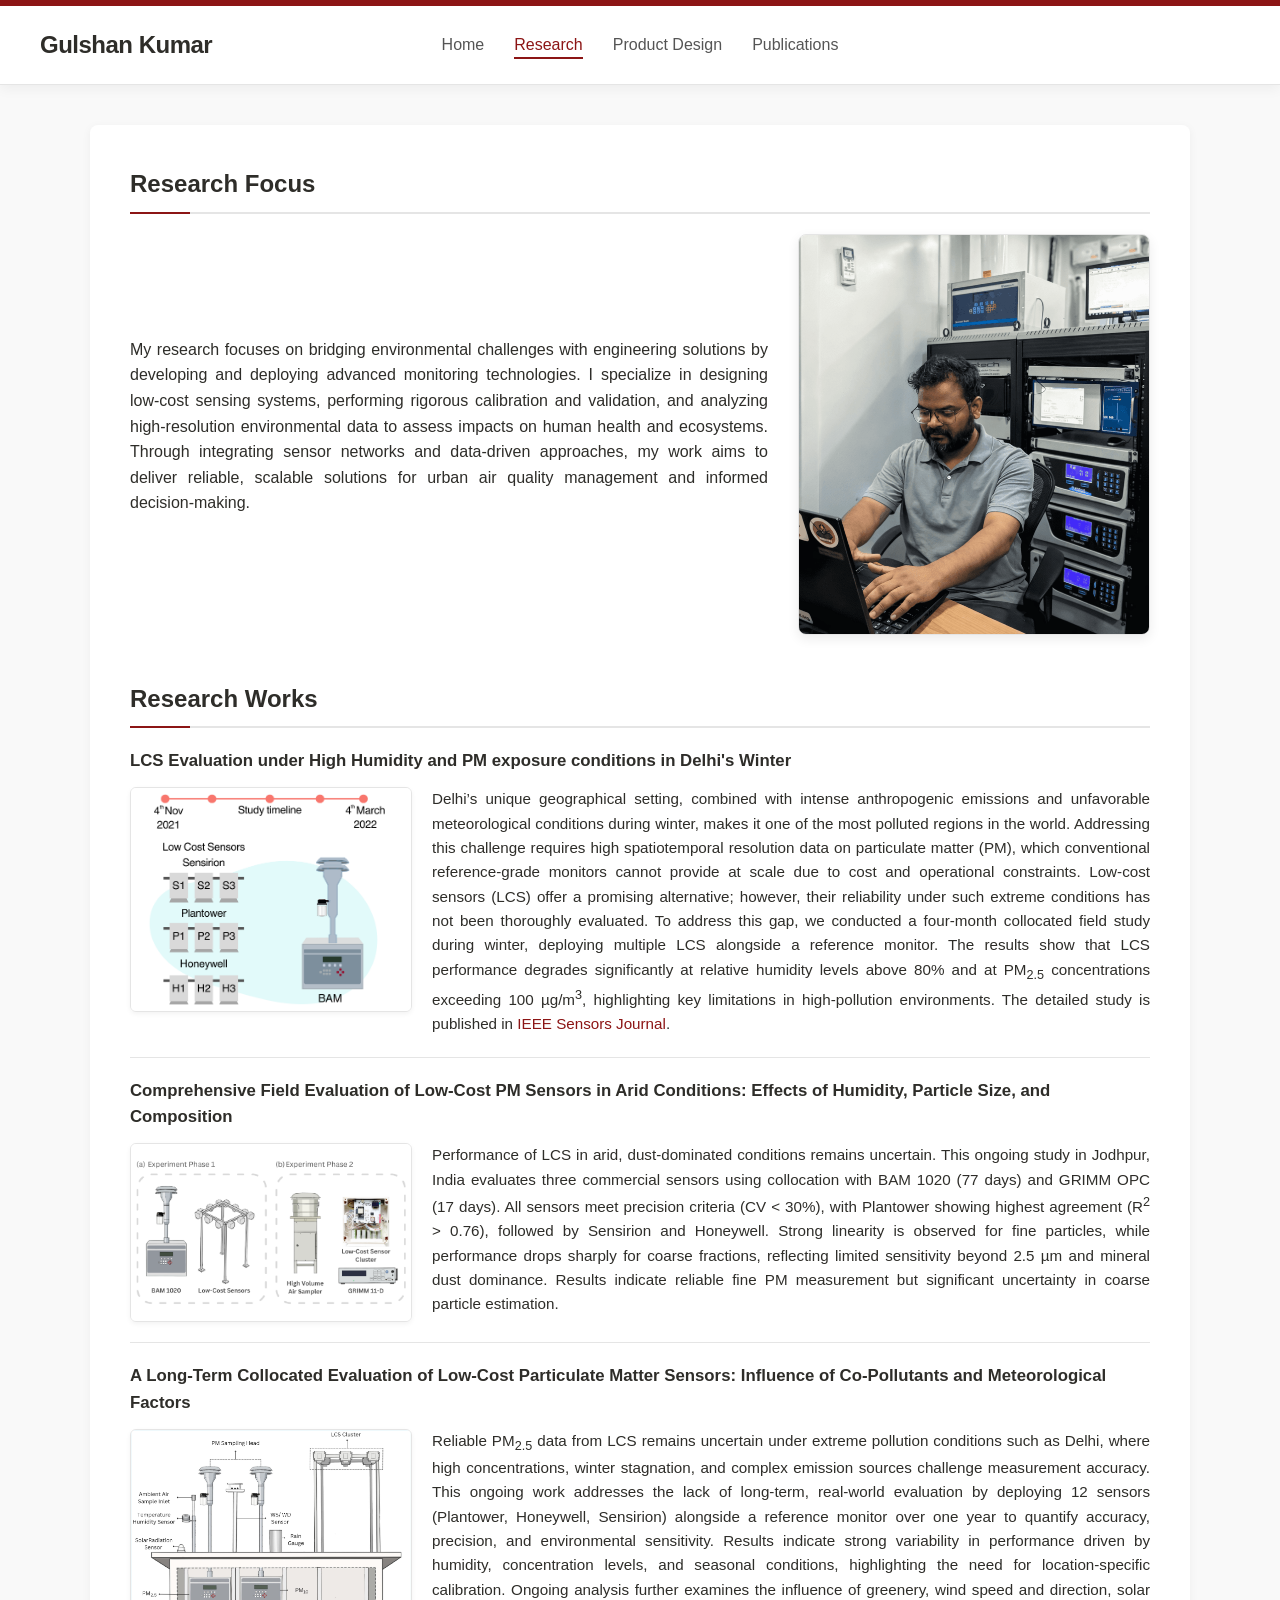
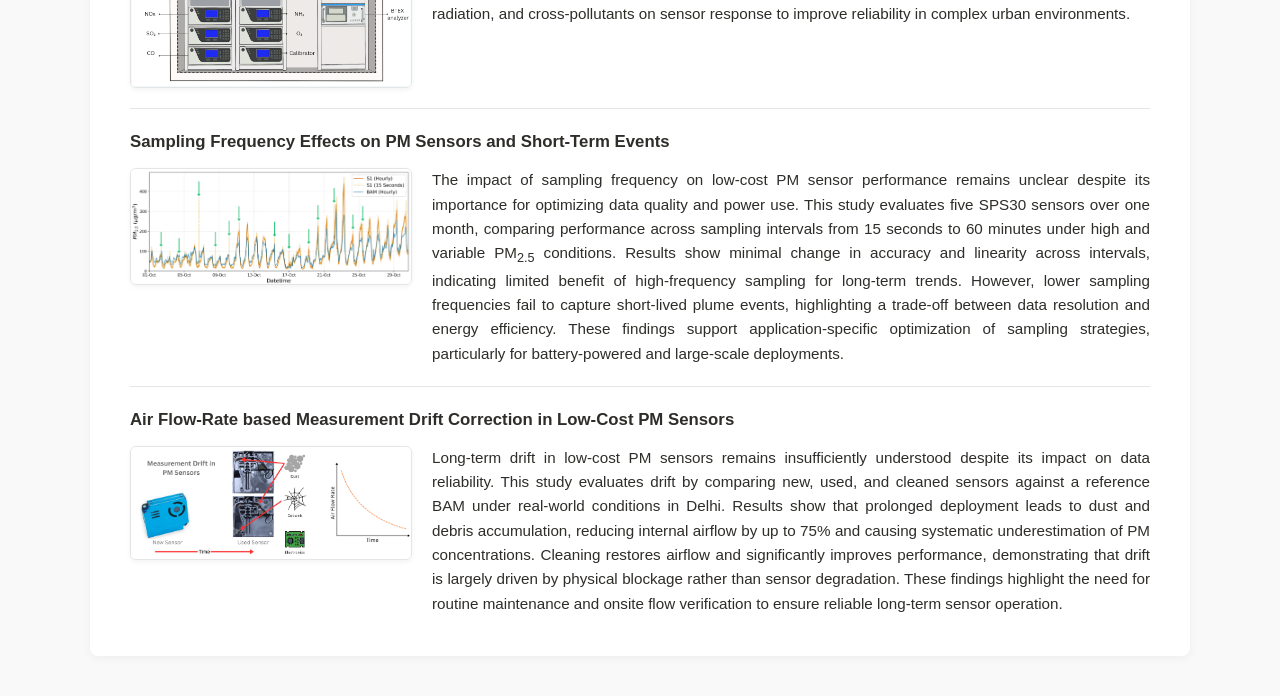
<file: research.html>
<!DOCTYPE html>
<html lang="en">
<head>
    <meta charset="UTF-8">
    <meta name="viewport" content="width=device-width, initial-scale=1.0">
    <title>Gulshan Kumar | Research</title>
    <style>
        /* Base Styles */
        :root {
            --primary-color: #8C1515;
            --text-main: #2e2d29;
            --text-muted: #555555;
            --bg-color: #f9f9f9;
            --border-color: #e5e5e5;
        }

        body {
            font-family: -apple-system, BlinkMacSystemFont, "Segoe UI", Roboto, "Helvetica Neue", Arial, sans-serif;
            line-height: 1.6;
            color: var(--text-main);
            background-color: var(--bg-color);
            margin: 0;
            padding: 0;
        }

        h1, h2, h3 { font-weight: 600; margin-top: 0; }
        a { color: var(--primary-color); text-decoration: none; }
        a:hover { text-decoration: underline; }

        /* Top Navigation Header */
        .site-header {
            background-color: #ffffff;
            border-top: 6px solid var(--primary-color);
            border-bottom: 1px solid var(--border-color);
            padding: 20px 40px;
            display: grid;
            grid-template-columns: 1fr auto 1fr;
            align-items: center;
            box-shadow: 0 4px 12px rgba(0,0,0,0.05);
            position: sticky;
            top: 0;
            z-index: 1000; 
        }

        .site-title {
            grid-column: 1;
            justify-self: start;
            font-size: 1.5rem;
            font-weight: 700;
            color: var(--text-main);
            text-decoration: none;
            letter-spacing: -0.5px;
        }

        .site-title:hover { text-decoration: none; color: var(--primary-color); }

        .site-nav {
            grid-column: 2;
            justify-self: center;
            display: flex;
            gap: 30px;
            list-style: none;
            margin: 0;
            padding: 0;
        }

        .site-nav a {
            color: var(--text-muted);
            font-weight: 500;
            text-decoration: none;
            font-size: 1rem;
            transition: color 0.2s ease;
            padding-bottom: 4px;
        }

        .site-nav a:hover, .site-nav a.active {
            color: var(--primary-color);
            text-decoration: none;
            border-bottom: 2px solid var(--primary-color);
        }

        /* Layout Container */
        .container {
            max-width: 1100px;
            margin: 40px auto;
            padding: 0 20px;
            display: flex;
            gap: 50px;
            align-items: flex-start;
        }

        /* Left Sidebar (Profile Info) */
        .profile-sidebar {
            flex: 0 0 300px;
            background: #fff;
            padding: 30px;
            border-radius: 8px;
            box-shadow: 0 2px 10px rgba(0,0,0,0.05);
            position: sticky;
            top: 120px; 
        }

        .profile-image {
            width: 200px;
            height: 200px;
            border-radius: 50%;
            object-fit: cover;
            margin: 0 auto 20px;
            display: block;
            border: 4px solid var(--border-color);
        }

        .profile-name {
            font-size: 1.75rem;
            text-align: center;
            margin-bottom: 5px;
            color: var(--text-main);
            line-height: 1.2;
        }

        .profile-title {
            font-size: 0.95rem;
            text-align: center;
            color: var(--text-muted);
            margin-bottom: 20px;
            font-weight: 500;
        }

        .contact-info {
            border-top: 1px solid var(--border-color);
            padding-top: 20px;
            margin-top: 20px;
            font-size: 0.9rem;
            word-break: break-word;
        }

        .contact-item {
            margin-bottom: 12px;
            display: flex;
            align-items: flex-start;
            gap: 10px;
        }

        .contact-label { font-weight: 600; min-width: 65px; color: var(--text-main); }

        /* Right Content Area */
        .profile-content {
            flex: 1;
            background: #fff;
            padding: 40px;
            border-radius: 8px;
            box-shadow: 0 2px 10px rgba(0,0,0,0.05);
        }

        .section { margin-bottom: 45px; }
        .section:last-child { margin-bottom: 0; }

        .section-title {
            font-size: 1.5rem;
            color: var(--text-main);
            border-bottom: 2px solid var(--border-color);
            padding-bottom: 8px;
            margin-bottom: 20px;
            position: relative;
        }
        
        .section-title::after {
            content: '';
            position: absolute;
            bottom: -2px;
            left: 0;
            width: 60px;
            height: 2px;
            background-color: var(--primary-color);
        }

        .item-list { list-style: none; padding: 0; margin: 0; }
        
        .item-entry {
            margin-bottom: 20px;
            padding-bottom: 20px;
            border-bottom: 1px solid var(--border-color);
        }
        
        .item-entry:last-child { border-bottom: none; margin-bottom: 0; padding-bottom: 0; }
        .item-title { font-weight: 600; font-size: 1.05rem; margin-bottom: 4px; color: var(--text-main); }
        .item-desc { font-size: 0.95rem; margin: 0; }

        /* Responsive Design */
        @media (max-width: 850px) {
            .site-header { display: flex; flex-direction: column; gap: 15px; padding: 20px; }
            .site-nav { flex-wrap: wrap; justify-content: center; gap: 15px; }
            .container { flex-direction: column; align-items: center; margin-top: 20px; }
            .profile-sidebar { flex: none; width: 100%; max-width: 500px; position: static; box-sizing: border-box; }
            .profile-content { width: 100%; box-sizing: border-box; padding: 25px; }
        }
        /* Research Entry Image Layout */
        .research-content-wrapper {
            display: flex;
            gap: 20px;
            margin-top: 12px;
            align-items: flex-start;
        }

        .research-img {
            flex: 0 0 280px; /* Keeps the image width at exactly 280px */
            width: 280px;
            height: auto;
            border-radius: 6px;
            border: 1px solid var(--border-color);
            box-shadow: 0 2px 5px rgba(0,0,0,0.05);
        }

        /* Stack image and text on smaller screens */
        @media (max-width: 768px) {
            .research-content-wrapper {
                flex-direction: column;
            }
            .research-img {
                flex: none;
                width: 100%;
                max-width: 400px;
            }
        }
        /* Research Intro Section Layout */
        .research-intro-wrapper {
            display: flex;
            gap: 30px;
            align-items: center; /* Centers the image vertically with the text */
        }

        .research-intro-text {
            flex: 1; /* Allows text to take up remaining space */
        }

        .research-intro-img {
            flex: 0 0 350px; /* Forces the image to be 350px wide */
            width: 350px;
            height: auto;
            border-radius: 8px;
            border: 1px solid var(--border-color);
            box-shadow: 0 4px 12px rgba(0,0,0,0.08); /* Gives it a nice subtle shadow */
            object-fit: cover;
        }

        /* Mobile layout adjustments */
        @media (max-width: 850px) {
            .research-intro-wrapper {
                flex-direction: column; /* Stacks text and image vertically */
            }
            .research-intro-img {
                flex: none;
                width: 100%;
                max-width: 500px;
                margin: 0 auto; /* Centers the image on mobile */
            }
        }
    </style>
</head>
<body>

    <header class="site-header">
        <a href="index.html" class="site-title">Gulshan Kumar</a>
        <ul class="site-nav">
            <li><a href="index.html">Home</a></li>
            <li><a href="research.html" class="active">Research</a></li>
            <li><a href="design.html">Product Design</a></li>
            <li><a href="publications.html">Publications</a></li>
        </ul>
    </header>

    <div class="container">
        <!-- <aside class="profile-sidebar">
            <img src="https://via.placeholder.com/200" alt="Gulshan Kumar" class="profile-image">
            <h1 class="profile-name">Gulshan Kumar</h1>
            <div class="profile-title">Ph.D. Candidate (Thesis Submitted)<br>Department of Design, IIT Delhi</div>
            <div class="contact-info">
                <div class="contact-item">
                    <span class="contact-label">Email 1:</span>
                    <span><a href="mailto:Gulshan.kumar@design.iitd.ac.in">Gulshan.kumar@design.iitd.ac.in</a></span>
                </div>
                <div class="contact-item">
                    <span class="contact-label">Email 2:</span>
                    <span><a href="mailto:gulshanera@gmail.com">gulshanera@gmail.com</a></span>
                </div>
                <div class="contact-item">
                    <span class="contact-label">Website:</span>
                    <span><a href="https://gulshanera.in">gulshanera.in</a></span>
                </div>
            </div>
        </aside> -->

        <main class="profile-content">
            
            <section class="section">
                <h2 class="section-title">Research Focus</h2>
                
                <div class="research-intro-wrapper">
                    <div class="research-intro-text">
                        <p style="text-align: justify; margin-top: 0;">My research focuses on bridging environmental challenges with engineering solutions by developing and deploying advanced monitoring technologies. I specialize in designing low-cost sensing systems, performing rigorous calibration and validation, and analyzing high-resolution environmental data to assess impacts on human health and ecosystems. Through integrating sensor networks and data-driven approaches, my work aims to deliver reliable, scalable solutions for urban air quality management and informed decision-making.</p>
                    </div>
                    
                    <img src="assets/image/DPCC site copy.png" alt="Gulshan working on sensor deployment" class="research-intro-img">
                </div>
            </section>

            

            <section class="section">
                <h2 class="section-title">Research Works</h2>
                <ul class="item-list">
                    
                    <li class="item-entry">
                        <div class="item-title">LCS Evaluation under High Humidity and PM exposure conditions in Delhi's Winter</div>
                        
                        <div class="research-content-wrapper">
                            <img src="assets/image/highpmdelhi.png" alt="Delhi LCS evaluation under high PM exposure" class="research-img">
                            <p style="text-align: justify;" class="item-desc">
                            Delhi’s unique geographical setting, combined with intense anthropogenic emissions and unfavorable meteorological conditions during winter, makes it one of the most polluted regions in the world. Addressing this challenge requires high spatiotemporal resolution data on particulate matter (PM), which conventional reference-grade monitors cannot provide at scale due to cost and operational constraints. Low-cost sensors (LCS) offer a promising alternative; however, their reliability under such extreme conditions has not been thoroughly evaluated. To address this gap, we conducted a four-month collocated field study during winter, deploying multiple LCS alongside a reference monitor. The results show that LCS performance degrades significantly at relative humidity levels above 80% and at PM<sub>2.5</sub> concentrations exceeding 100 &micro;g/m<sup>3</sup>, highlighting key limitations in high-pollution environments. The detailed study is published in <a href="https://ieeexplore.ieee.org/document/11106338" target="_blank">IEEE Sensors Journal</a>.</p>
                        </div>
                    </li>

                    <li class="item-entry">
                        <div class="item-title">Comprehensive Field Evaluation of Low-Cost PM Sensors in Arid Conditions: Effects of Humidity, Particle Size, and Composition</div>
                        
                        <div class="research-content-wrapper">
                            <img src="assets/image/Jodhpur_Experiment_Setup.png" alt="Jodhpur setup" class="research-img">
                            <p style="text-align: justify;" class="item-desc"> Performance of LCS in arid, dust-dominated conditions remains uncertain. This ongoing study in Jodhpur, India evaluates three commercial sensors using collocation with BAM 1020 (77 days) and GRIMM OPC (17 days). All sensors meet precision criteria (CV &lt; 30%), with Plantower showing highest agreement (R<sup>2</sup> &gt; 0.76), followed by Sensirion and Honeywell. Strong linearity is observed for fine particles, while performance drops sharply for coarse fractions, reflecting limited sensitivity beyond 2.5 &micro;m and mineral dust dominance. Results indicate reliable fine PM measurement but significant uncertainty in coarse particle estimation.</p>
                        </div>
                    </li>

                    <li class="item-entry">
                        <div class="item-title">A Long-Term Collocated Evaluation of Low-Cost Particulate Matter Sensors: Influence of Co-Pollutants and Meteorological Factors</div>
                        
                        <div class="research-content-wrapper">
                            <img src="assets/image/TB_sitesetup.jpg" alt="Delhi setup" class="research-img">
                            <p style="text-align: justify;" class="item-desc">Reliable PM<sub>2.5</sub> data from LCS remains uncertain under extreme pollution conditions such as Delhi, where high concentrations, winter stagnation, and complex emission sources challenge measurement accuracy. This ongoing work addresses the lack of long-term, real-world evaluation by deploying 12 sensors (Plantower, Honeywell, Sensirion) alongside a reference monitor over one year to quantify accuracy, precision, and environmental sensitivity. Results indicate strong variability in performance driven by humidity, concentration levels, and seasonal conditions, highlighting the need for location-specific calibration. Ongoing analysis further examines the influence of greenery, wind speed and direction, solar radiation, and cross-pollutants on sensor response to improve reliability in complex urban environments.</p>
                        </div>
                    </li>

                    <li class="item-entry">
                        <div class="item-title">Sampling Frequency Effects on PM Sensors and Short-Term Events</div>
                        
                        <div class="research-content-wrapper">
                            <img src="assets/image/Plume_event.jpg" alt="Sampling" class="research-img">
                            <p style="text-align: justify;" class="item-desc">The impact of sampling frequency on low-cost PM sensor performance remains unclear despite its importance for optimizing data quality and power use. This study evaluates five SPS30 sensors over one month, comparing performance across sampling intervals from 15 seconds to 60 minutes under high and variable PM<sub>2.5</sub> conditions. Results show minimal change in accuracy and linearity across intervals, indicating limited benefit of high-frequency sampling for long-term trends. However, lower sampling frequencies fail to capture short-lived plume events, highlighting a trade-off between data resolution and energy efficiency. These findings support application-specific optimization of sampling strategies, particularly for battery-powered and large-scale deployments.</p>                        
                        </div>
                    </li>

                    <li class="item-entry">
                        <div class="item-title">Air Flow-Rate based Measurement Drift Correction in Low-Cost PM Sensors</div>
                        
                        <div class="research-content-wrapper">
                            <img src="assets/image/drift.jpg" alt="Drift" class="research-img">
                            <p style="text-align: justify;" class="item-desc">Long-term drift in low-cost PM sensors remains insufficiently understood despite its impact on data reliability. This study evaluates drift by comparing new, used, and cleaned sensors against a reference BAM under real-world conditions in Delhi. Results show that prolonged deployment leads to dust and debris accumulation, reducing internal airflow by up to 75% and causing systematic underestimation of PM concentrations. Cleaning restores airflow and significantly improves performance, demonstrating that drift is largely driven by physical blockage rather than sensor degradation. These findings highlight the need for routine maintenance and onsite flow verification to ensure reliable long-term sensor operation.</p>
                        </div>
                    </li>

                </ul>
            </section>

        </main>
    </div>
</body>
</html>
</file>
